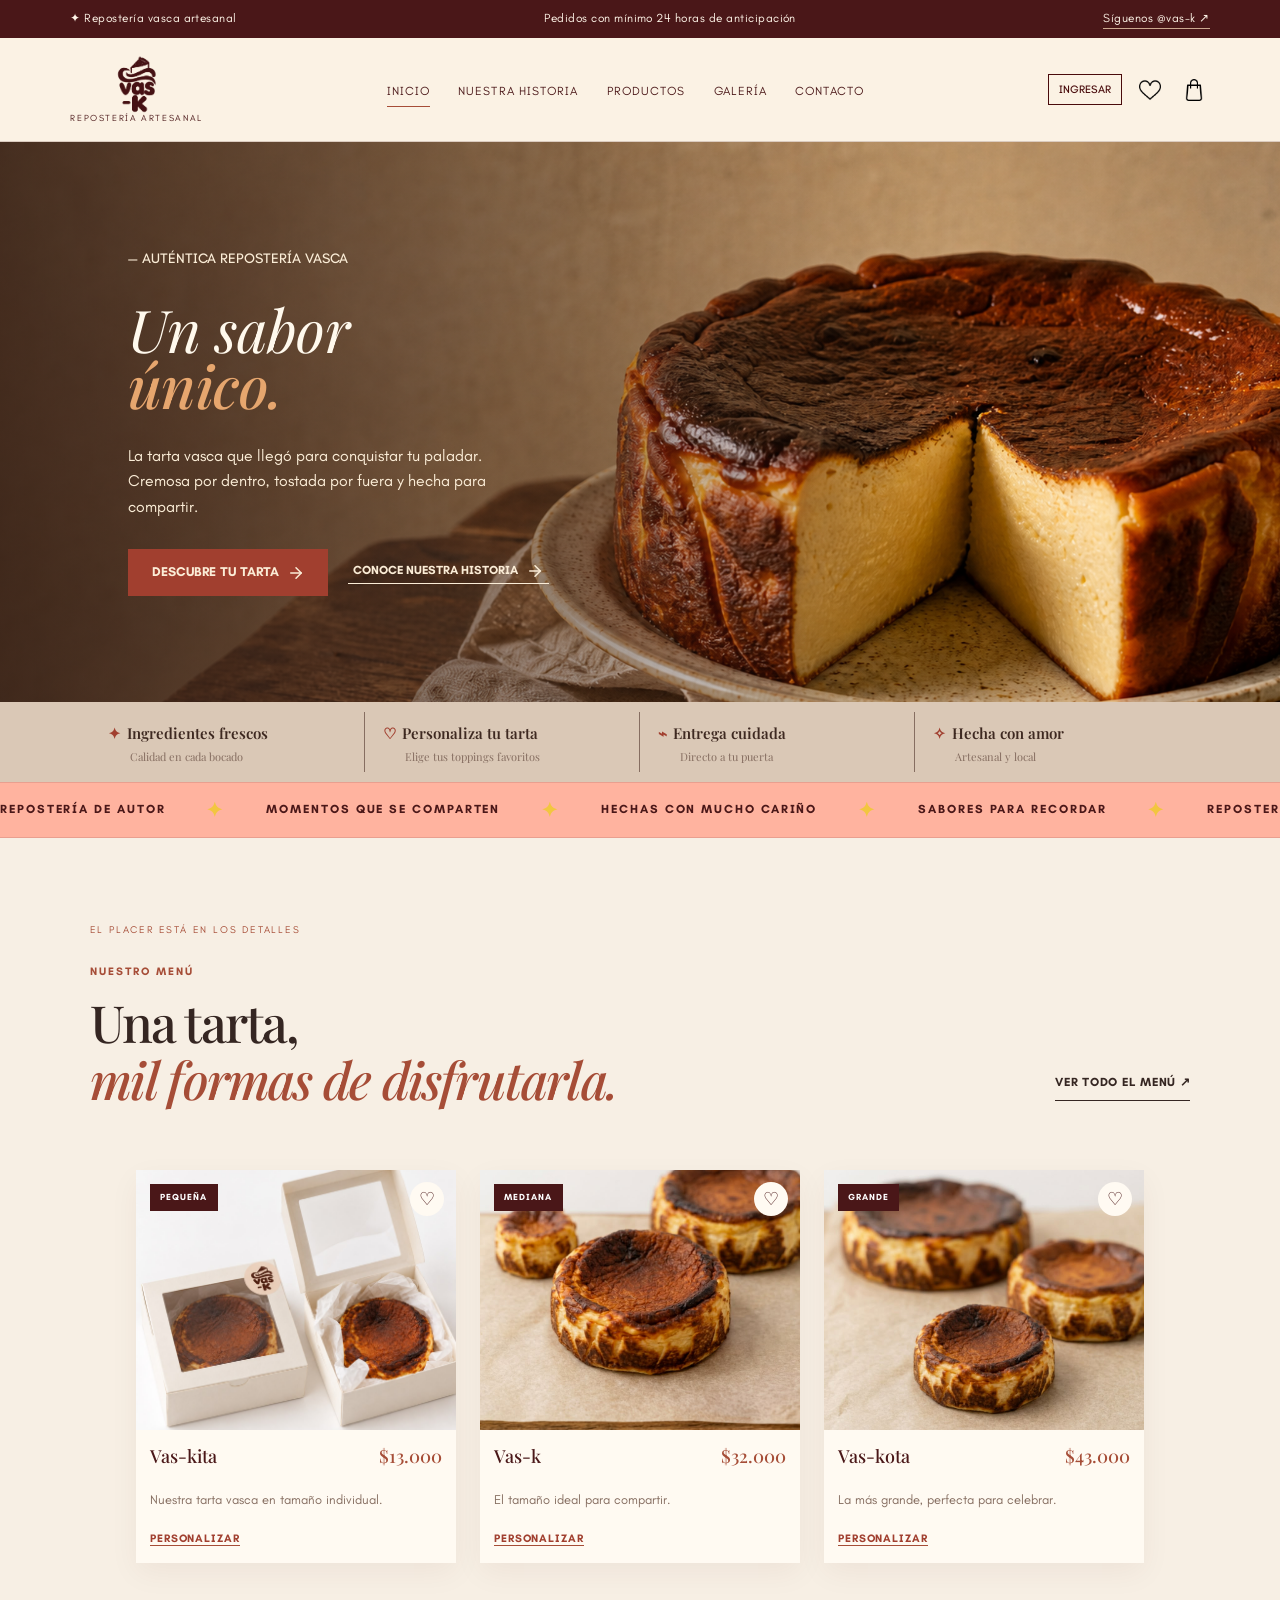
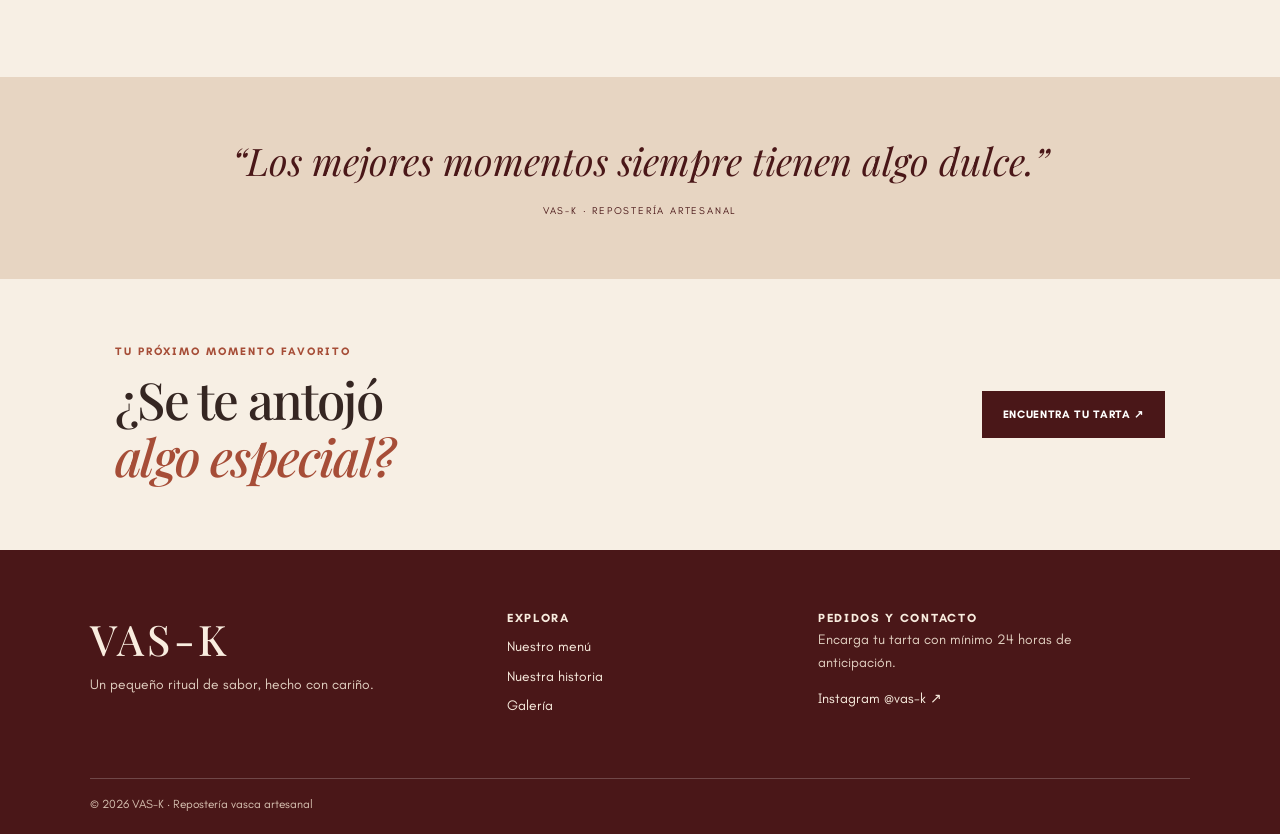
<file: index.html>
<!DOCTYPE html>
<html lang="es">
<head>
  <meta charset="UTF-8"><meta name="viewport" content="width=device-width, initial-scale=1.0">
  <meta name="theme-color" content="#4a1718">
  <meta name="description" content="VAS-K, repostería vasca artesanal. Tartas cremosas, tostadas y personalizables, hechas con dedicación.">
  <link rel="preconnect" href="https://fonts.googleapis.com"><link rel="preconnect" href="https://fonts.gstatic.com" crossorigin>
  <link href="https://fonts.googleapis.com/css2?family=Playfair+Display:ital,wght@0,400;0,500;0,600;0,700;1,500;1,600&family=Teachers:wght@400;500;600;700&display=swap" rel="stylesheet">
  <link rel="stylesheet" href="css/header-footer.css"><link rel="stylesheet" href="css/index.css"><link rel="stylesheet" href="css/app.css">
  <script src="js/app.js" defer></script><title>Inicio | VAS-K</title>
</head>
<body>
<a class="skip-link" href="#contenido">Saltar al contenido</a>
<header class="site-header">
  <div class="announcement"><span>✦ Repostería vasca artesanal</span><span>Pedidos con mínimo 24 horas de anticipación</span><a href="https://www.instagram.com/vas-k/" target="_blank" rel="noopener">Síguenos @vas-k ↗</a></div>
  <div class="nav-wrap">
    <a class="brand" href="index.html" aria-label="VAS-K, inicio"><img src="img/logos_vas-k-removebg-preview.png" alt="Logo VAS-K"><span class="brand-caption">REPOSTERÍA ARTESANAL</span></a>
    <nav aria-label="Navegación principal"><ul>
      <li><a href="index.html" aria-current="page">Inicio</a></li><li><a href="historia.html" >Nuestra historia</a></li><li><a href="productos.html" >Productos</a></li><li><a href="galeria.html" >Galería</a></li><li><a href="contacto.html" >Contacto</a></li>
    </ul></nav>
    <div class="compras"><img src="img/me-gusta.png" alt=""><img src="img/bolso.png" alt=""></div>
  </div>
</header>
<main id="contenido">
<section class="banner">
  <div class="texto-banner">
    <div class="autentica"><p>&#8212; AUTÉNTICA REPOSTERÍA VASCA</p></div>
    <div class="sabor"><h1>Un sabor <br> <em>único.</em></h1></div>
    <div class="tarta">La tarta vasca que llegó para conquistar tu paladar. Cremosa por dentro, tostada por fuera y hecha para compartir.</div>
    <div class="botones">
      <a href="productos.html" class="descubre"><b>DESCUBRE TU TARTA</b><svg xmlns="http://www.w3.org/2000/svg" width="18" height="18" viewBox="0 0 24 24" fill="none" stroke="currentColor" stroke-width="2" stroke-linecap="round" stroke-linejoin="round" aria-hidden="true"><path d="M5 12h14"></path><path d="m12 5 7 7-7 7"></path></svg></a>
      <a href="historia.html" class="conoce"><b>CONOCE NUESTRA HISTORIA</b><svg xmlns="http://www.w3.org/2000/svg" width="18" height="18" viewBox="0 0 24 24" fill="none" stroke="currentColor" stroke-width="2" stroke-linecap="round" stroke-linejoin="round" aria-hidden="true"><path d="M5 12h14"></path><path d="m12 5 7 7-7 7"></path></svg></a>
    </div>
  </div>
  <div class="ingredientes">
    <div class="parteingredientes"><h2><b>✦</b>Ingredientes frescos</h2><p>Calidad en cada bocado</p></div>
    <div class="parteingredientes"><h2><b>♡</b>Personaliza tu tarta</h2><p>Elige tus toppings favoritos</p></div>
    <div class="parteingredientes"><h2><b>⌁</b>Entrega cuidada</h2><p>Directo a tu puerta</p></div>
    <div class="parteingredientes"><h2><b>✧</b>Hecha con amor</h2><p>Artesanal y local</p></div>
  </div>
</section><section class="vask-marquee" aria-label="La esencia de VAS-K"><div class="vask-marquee__track"><div class="vask-marquee__group"><span>REPOSTERÍA DE AUTOR</span><b>✦</b><span>MOMENTOS QUE SE COMPARTEN</span><b>✦</b><span>HECHAS CON MUCHO CARIÑO</span><b>✦</b><span>SABORES PARA RECORDAR</span><b>✦</b></div><div class="vask-marquee__group" aria-hidden="true"><span>REPOSTERÍA DE AUTOR</span><b>✦</b><span>MOMENTOS QUE SE COMPARTEN</span><b>✦</b><span>HECHAS CON MUCHO CARIÑO</span><b>✦</b><span>SABORES PARA RECORDAR</span><b>✦</b></div></div></section><section class="section menu-preview"><div class="section-kicker">EL PLACER ESTÁ EN LOS DETALLES</div><div class="section-heading"><div><p class="eyebrow dark">NUESTRO MENÚ</p><h2>Una tarta,<br><em>mil formas de disfrutarla.</em></h2></div><a class="text-link botonformas" href="productos.html">Ver todo el menú ↗</a></div><div class="productos" aria-label="Catálogo de tartas"></div></section><section class="quote-band"><p>“Los mejores momentos siempre tienen algo dulce.”</p><span>VAS-K · REPOSTERÍA ARTESANAL</span></section><section class="closing-cta"><div><p class="eyebrow dark">TU PRÓXIMO MOMENTO FAVORITO</p><h2>¿Se te antojó<br><em>algo especial?</em></h2></div><a class="button button-dark" href="productos.html">Encuentra tu tarta ↗</a></section></main><footer class="site-footer"><div class="footer-brand"><a href="index.html">VAS-K</a><p>Un pequeño ritual de sabor, hecho con cariño.</p></div><div><strong>Explora</strong><a href="productos.html">Nuestro menú</a><a href="historia.html">Nuestra historia</a><a href="galeria.html">Galería</a></div><div><strong>Pedidos y contacto</strong><p>Encarga tu tarta con mínimo 24 horas de anticipación.</p><a href="https://www.instagram.com/vas-k/" target="_blank" rel="noopener">Instagram @vas-k ↗</a></div><div class="copyright">© 2026 VAS-K · Repostería vasca artesanal</div></footer>
</body></html>
</file>
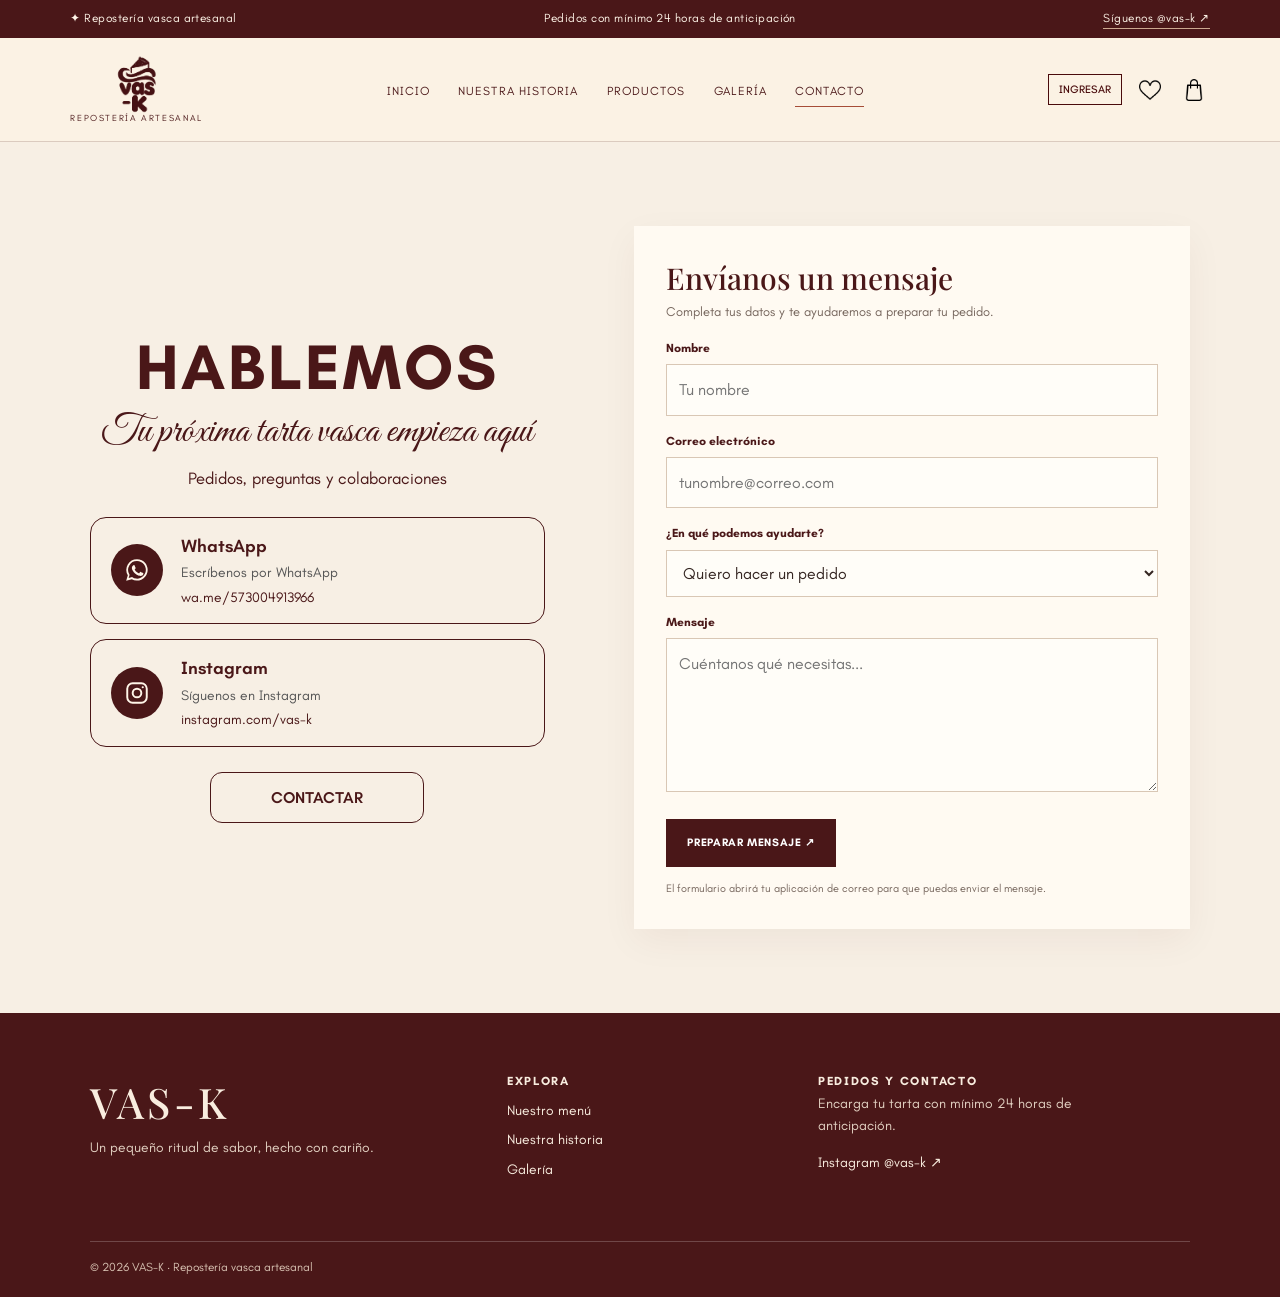
<file: contacto.html>
<!DOCTYPE html>
<html lang="es">
<head>
  <meta charset="UTF-8"><meta name="viewport" content="width=device-width, initial-scale=1.0">
  <meta name="theme-color" content="#4a1718">
  <meta name="description" content="VAS-K, repostería vasca artesanal. Tartas cremosas, tostadas y personalizables, hechas con dedicación.">
  <link rel="preconnect" href="https://fonts.googleapis.com"><link rel="preconnect" href="https://fonts.gstatic.com" crossorigin>
  <link href="https://fonts.googleapis.com/css2?family=Playfair+Display:ital,wght@0,400;0,500;0,600;0,700;1,500;1,600&family=Great+Vibes&family=Teachers:wght@400;500;600;700&display=swap" rel="stylesheet">
  <link rel="stylesheet" href="css/header-footer.css"><link rel="stylesheet" href="css/contacto.css"><link rel="stylesheet" href="css/app.css">
  <script src="js/app.js" defer></script><title>Contacto | VAS-K</title>
</head>
<body>
<a class="skip-link" href="#contenido">Saltar al contenido</a>
<header class="site-header">
  <div class="announcement"><span>✦ Repostería vasca artesanal</span><span>Pedidos con mínimo 24 horas de anticipación</span><a href="https://www.instagram.com/vas-k/" target="_blank" rel="noopener">Síguenos @vas-k ↗</a></div>
  <div class="nav-wrap">
    <a class="brand" href="index.html" aria-label="VAS-K, inicio"><img src="img/logos_vas-k-removebg-preview.png" alt="Logo VAS-K"><span class="brand-caption">REPOSTERÍA ARTESANAL</span></a>
    <nav aria-label="Navegación principal"><ul>
      <li><a href="index.html" >Inicio</a></li><li><a href="historia.html" >Nuestra historia</a></li><li><a href="productos.html" >Productos</a></li><li><a href="galeria.html" >Galería</a></li><li><a href="contacto.html" aria-current="page">Contacto</a></li>
    </ul></nav>
    <div class="compras"><img src="img/me-gusta.png" alt=""><img src="img/bolso.png" alt=""></div>
  </div>
</header>
<main id="contenido"><section class="contacto-container"><div class="contacto-wrapper"><div class="contacto-info">
  <h1>HABLEMOS</h1>
  <p class="subtitulo">Tu próxima tarta vasca empieza aquí</p>
  <p class="descripcion">Pedidos, preguntas y colaboraciones</p>
  <div class="tarjetas-contacto">
    <a href="https://wa.me/573004913966" target="_blank" rel="noopener" class="tarjeta-opcion">
      <div class="icono-box"><svg viewBox="0 0 24 24" width="26" height="26" fill="currentColor" aria-hidden="true"><path d="M12.04 2a9.9 9.9 0 0 0-8.5 14.9L2 22l5.25-1.38A9.9 9.9 0 1 0 12.04 2Zm0 1.8a8.1 8.1 0 1 1-4.3 14.96l-.3-.19-3.1.82.83-3.03-.2-.31A8.1 8.1 0 0 1 12.04 3.8Zm-3.2 3.9c-.17 0-.45.06-.69.32-.24.26-.9.88-.9 2.15s.92 2.5 1.05 2.67c.13.17 1.8 2.87 4.47 3.9 2.2.87 2.65.7 3.13.65.48-.04 1.55-.63 1.77-1.24.22-.6.22-1.13.15-1.24-.06-.11-.24-.17-.5-.3-.27-.13-1.55-.77-1.8-.86-.24-.09-.41-.13-.59.13-.17.26-.68.86-.83 1.03-.15.18-.31.2-.57.07-.27-.13-1.12-.41-2.13-1.31-.78-.7-1.31-1.56-1.47-1.82-.15-.26-.02-.4.12-.53.12-.12.26-.31.4-.46.13-.16.17-.27.26-.44.09-.18.04-.33-.02-.46-.07-.13-.6-1.45-.83-1.98-.2-.47-.4-.5-.59-.5Z"/></svg></div>
      <div class="texto-box"><h3>WhatsApp</h3><p>Escríbenos por WhatsApp</p><span class="link-text">wa.me/573004913966</span></div>
    </a>
    <a href="https://instagram.com/vas-k" target="_blank" rel="noopener" class="tarjeta-opcion">
      <div class="icono-box"><svg viewBox="0 0 24 24" width="26" height="26" fill="none" stroke="currentColor" stroke-width="1.8" stroke-linecap="round" stroke-linejoin="round" aria-hidden="true"><rect x="3" y="3" width="18" height="18" rx="5"/><circle cx="12" cy="12" r="4"/><circle cx="17.3" cy="6.7" r="1" fill="currentColor" stroke="none"/></svg></div>
      <div class="texto-box"><h3>Instagram</h3><p>Síguenos en Instagram</p><span class="link-text">instagram.com/vas-k</span></div>
    </a>
  </div>
  <a href="https://wa.me/573004913966" target="_blank" rel="noopener" class="btn-contactar">CONTACTAR</a>
</div><form class="contact-form" id="contact-form"><h3>Envíanos un mensaje</h3><p>Completa tus datos y te ayudaremos a preparar tu pedido.</p><label for="nombre">Nombre</label><input id="nombre" name="nombre" autocomplete="name" required placeholder="Tu nombre"><label for="correo">Correo electrónico</label><input id="correo" name="correo" type="email" autocomplete="email" required placeholder="tunombre@correo.com"><label for="tema">¿En qué podemos ayudarte?</label><select id="tema" name="tema"><option>Quiero hacer un pedido</option><option>Quiero personalizar una tarta</option><option>Consulta general</option></select><label for="mensaje">Mensaje</label><textarea id="mensaje" name="mensaje" rows="5" required placeholder="Cuéntanos qué necesitas..."></textarea><button class="button button-dark" type="submit">Preparar mensaje ↗</button><p class="form-note" id="form-note" aria-live="polite">El formulario abrirá tu aplicación de correo para que puedas enviar el mensaje.</p></form></div></section></main><script>
document.getElementById('contact-form')?.addEventListener('submit', function (e) {
  e.preventDefault();
  const d = new FormData(this);
  const asunto = encodeURIComponent('Consulta VAS-K: ' + d.get('tema'));
  const cuerpo = encodeURIComponent(
    'Nombre: ' + d.get('nombre') + '\n' +
    'Correo: ' + d.get('correo') + '\n' +
    'Tema: ' + d.get('tema') + '\n\n' +
    'Mensaje:\n' + d.get('mensaje'));
  document.getElementById('form-note').textContent =
    'Se abrirá tu aplicación de correo. Si no tienes una configurada, escríbenos por WhatsApp o Instagram @vas-k.';
  window.location.href = 'mailto:?subject=' + asunto + '&body=' + cuerpo;
});
</script><footer class="site-footer"><div class="footer-brand"><a href="index.html">VAS-K</a><p>Un pequeño ritual de sabor, hecho con cariño.</p></div><div><strong>Explora</strong><a href="productos.html">Nuestro menú</a><a href="historia.html">Nuestra historia</a><a href="galeria.html">Galería</a></div><div><strong>Pedidos y contacto</strong><p>Encarga tu tarta con mínimo 24 horas de anticipación.</p><a href="https://www.instagram.com/vas-k/" target="_blank" rel="noopener">Instagram @vas-k ↗</a></div><div class="copyright">© 2026 VAS-K · Repostería vasca artesanal</div></footer>
</body></html>
</file>
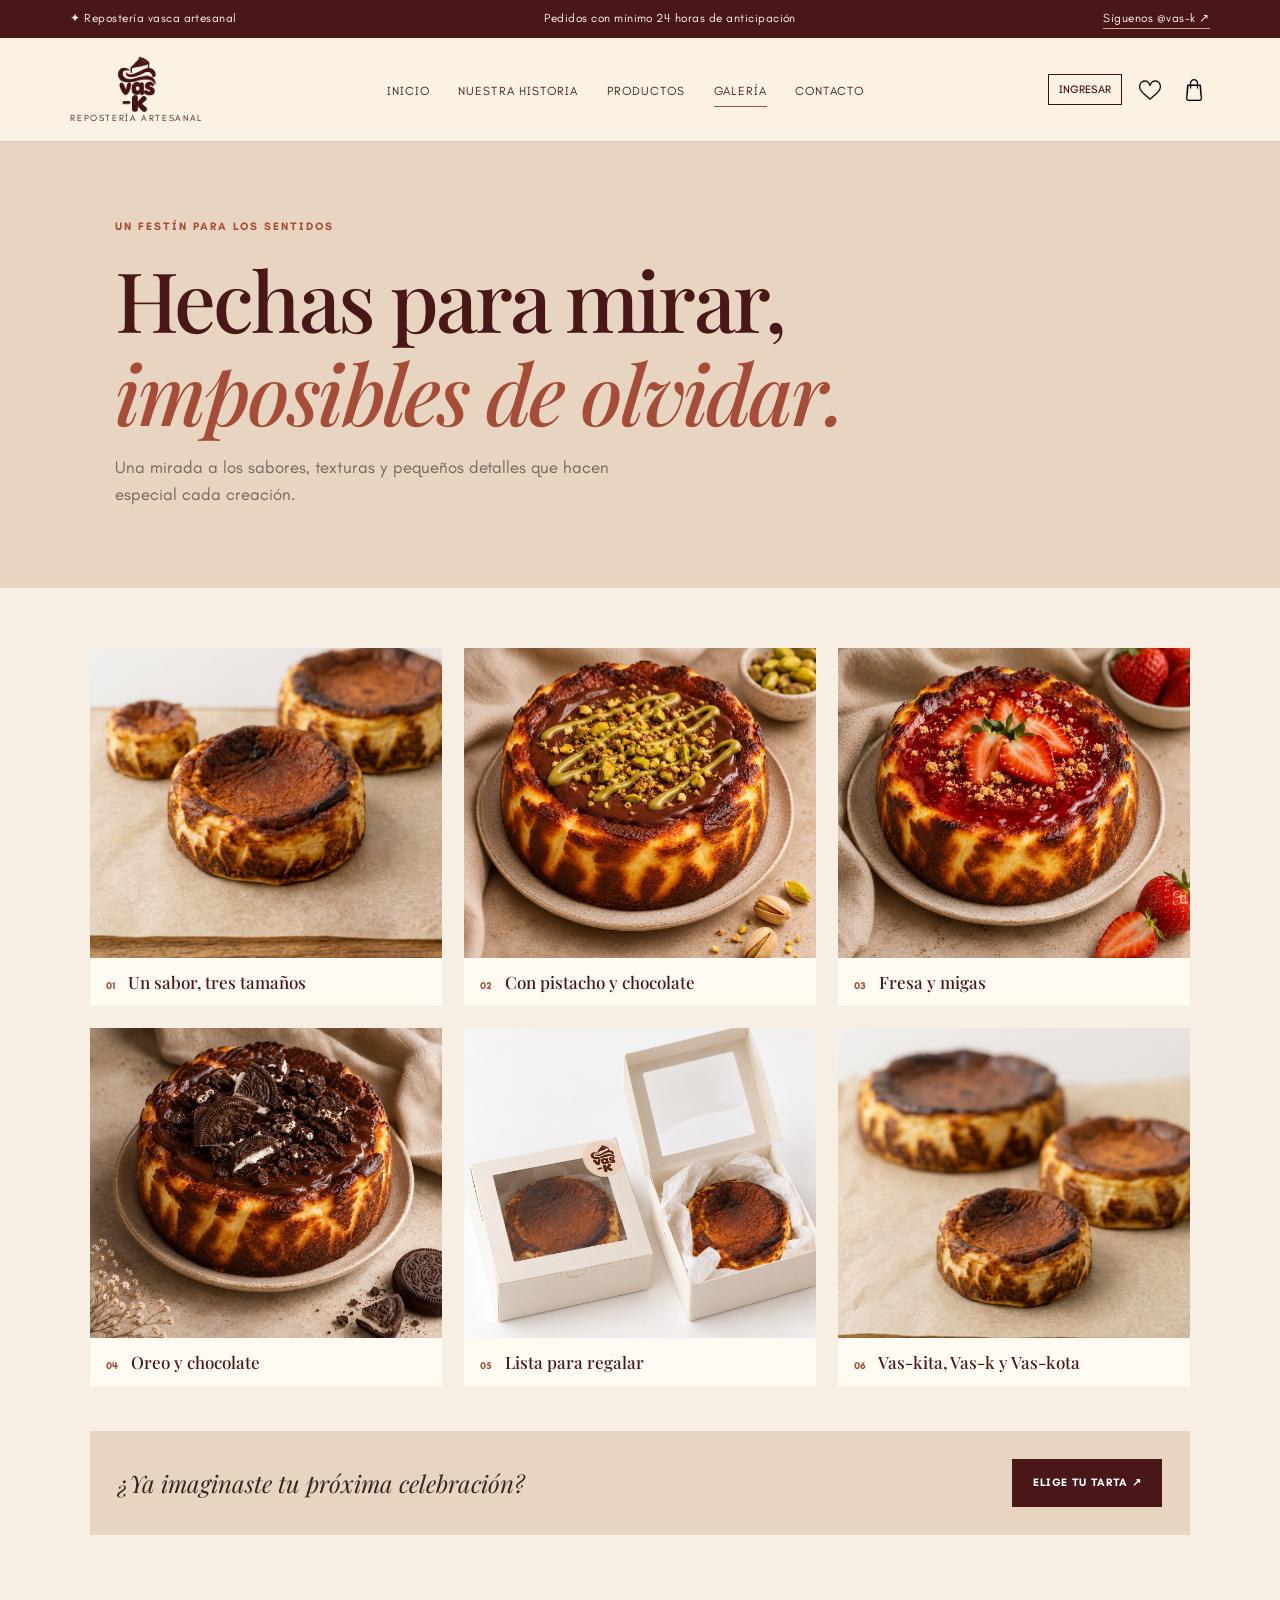
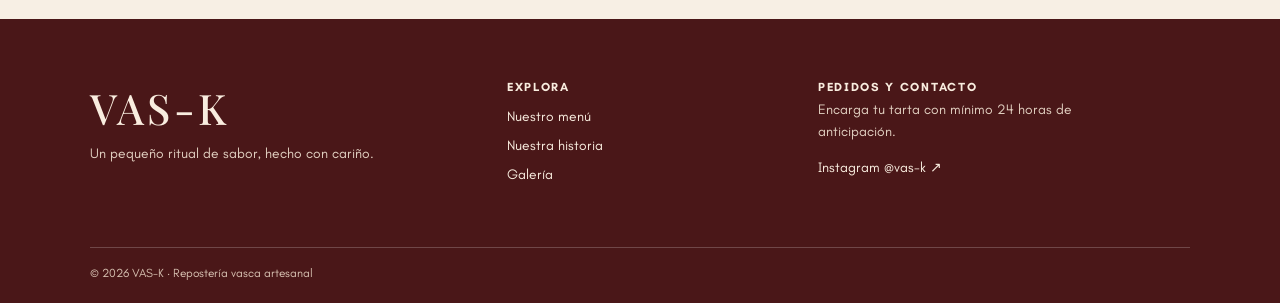
<file: galeria.html>
<!DOCTYPE html>
<html lang="es">
<head>
  <meta charset="UTF-8"><meta name="viewport" content="width=device-width, initial-scale=1.0">
  <meta name="theme-color" content="#4a1718">
  <meta name="description" content="VAS-K, repostería vasca artesanal. Tartas cremosas, tostadas y personalizables, hechas con dedicación.">
  <link rel="preconnect" href="https://fonts.googleapis.com"><link rel="preconnect" href="https://fonts.gstatic.com" crossorigin>
  <link href="https://fonts.googleapis.com/css2?family=Playfair+Display:ital,wght@0,400;0,500;0,600;0,700;1,500;1,600&family=Teachers:wght@400;500;600;700&display=swap" rel="stylesheet">
  <link rel="stylesheet" href="css/header-footer.css"><link rel="stylesheet" href="css/galeria.css"><link rel="stylesheet" href="css/app.css">
  <script src="js/app.js" defer></script><title>Galería | VAS-K</title>
</head>
<body>
<a class="skip-link" href="#contenido">Saltar al contenido</a>
<header class="site-header">
  <div class="announcement"><span>✦ Repostería vasca artesanal</span><span>Pedidos con mínimo 24 horas de anticipación</span><a href="https://www.instagram.com/vas-k/" target="_blank" rel="noopener">Síguenos @vas-k ↗</a></div>
  <div class="nav-wrap">
    <a class="brand" href="index.html" aria-label="VAS-K, inicio"><img src="img/logos_vas-k-removebg-preview.png" alt="Logo VAS-K"><span class="brand-caption">REPOSTERÍA ARTESANAL</span></a>
    <nav aria-label="Navegación principal"><ul>
      <li><a href="index.html" >Inicio</a></li><li><a href="historia.html" >Nuestra historia</a></li><li><a href="productos.html" >Productos</a></li><li><a href="galeria.html" aria-current="page">Galería</a></li><li><a href="contacto.html" >Contacto</a></li>
    </ul></nav>
    <div class="compras"><img src="img/me-gusta.png" alt=""><img src="img/bolso.png" alt=""></div>
  </div>
</header>
<main id="contenido"><section class="page-hero gallery-hero"><p class="eyebrow">UN FESTÍN PARA LOS SENTIDOS</p><h1>Hechas para mirar,<br><em>imposibles de olvidar.</em></h1><p>Una mirada a los sabores, texturas y pequeños detalles que hacen especial cada creación.</p></section><section class="section gallery-section"><div class="gallery-grid"><figure><img src="img/tartas-tres-tamanos-1.jpg" alt="Tarta vasca VAS-K en tres tamaños"><figcaption><span>01</span> Un sabor, tres tamaños</figcaption></figure><figure><img src="img/tarta-pistacho.jpg" alt="Tarta vasca con pistacho y chocolate"><figcaption><span>02</span> Con pistacho y chocolate</figcaption></figure><figure><img src="img/tarta-fresa.jpg" alt="Tarta vasca de fresa y migas"><figcaption><span>03</span> Fresa y migas</figcaption></figure><figure><img src="img/tarta-oreo.jpg" alt="Tarta vasca con Oreo y chocolate"><figcaption><span>04</span> Oreo y chocolate</figcaption></figure><figure><img src="img/tarta-en-caja.jpg" alt="Tarta vasca VAS-K lista para regalar en su caja"><figcaption><span>05</span> Lista para regalar</figcaption></figure><figure><img src="img/tartas-tres-tamanos-2.jpg" alt="Vas-kita, Vas-k y Vas-kota"><figcaption><span>06</span> Vas-kita, Vas-k y Vas-kota</figcaption></figure></div><div class="gallery-cta"><p>¿Ya imaginaste tu próxima celebración?</p><a class="button button-dark" href="productos.html">Elige tu tarta ↗</a></div></section></main><footer class="site-footer"><div class="footer-brand"><a href="index.html">VAS-K</a><p>Un pequeño ritual de sabor, hecho con cariño.</p></div><div><strong>Explora</strong><a href="productos.html">Nuestro menú</a><a href="historia.html">Nuestra historia</a><a href="galeria.html">Galería</a></div><div><strong>Pedidos y contacto</strong><p>Encarga tu tarta con mínimo 24 horas de anticipación.</p><a href="https://www.instagram.com/vas-k/" target="_blank" rel="noopener">Instagram @vas-k ↗</a></div><div class="copyright">© 2026 VAS-K · Repostería vasca artesanal</div></footer>
</body></html>
</file>
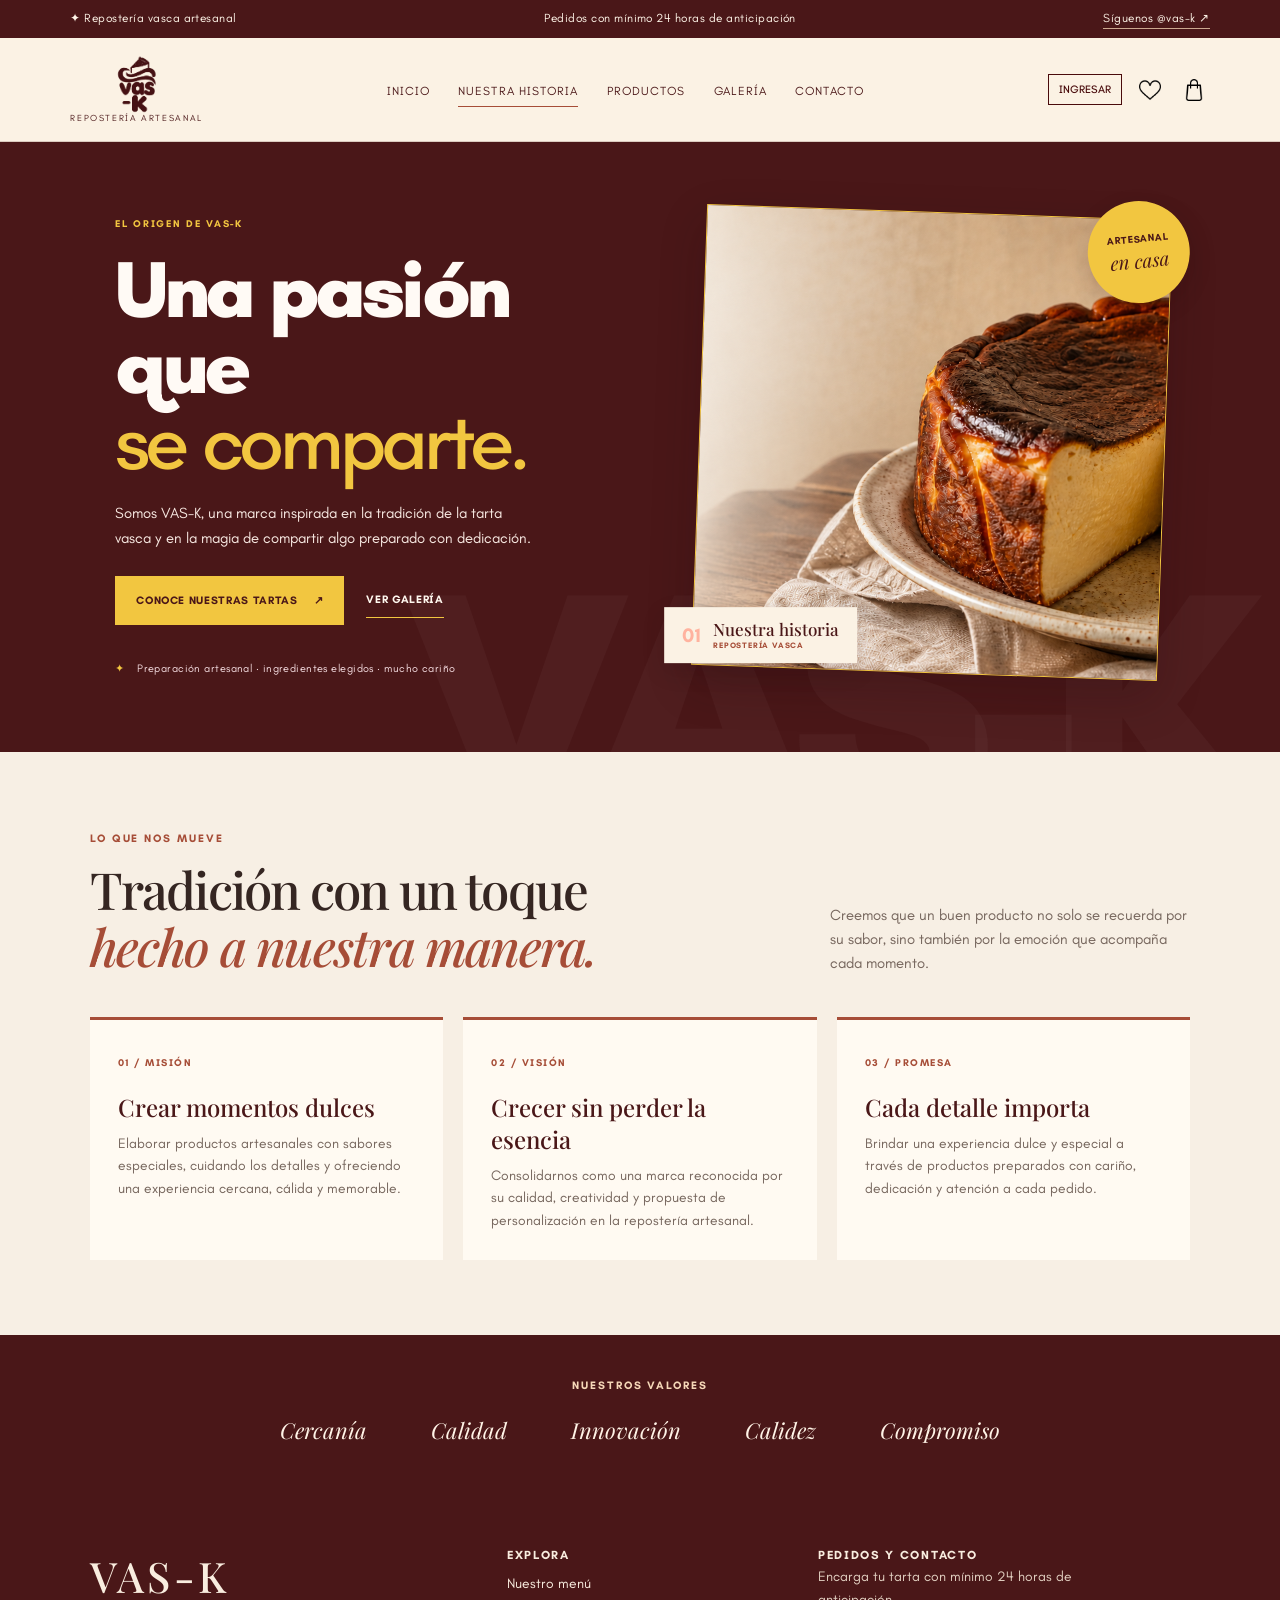
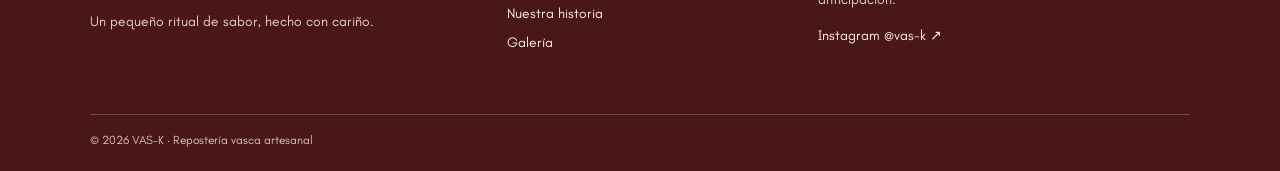
<file: historia.html>
<!DOCTYPE html>
<html lang="es">
<head>
  <meta charset="UTF-8"><meta name="viewport" content="width=device-width, initial-scale=1.0">
  <meta name="theme-color" content="#4a1718">
  <meta name="description" content="VAS-K, repostería vasca artesanal. Tartas cremosas, tostadas y personalizables, hechas con dedicación.">
  <link rel="preconnect" href="https://fonts.googleapis.com"><link rel="preconnect" href="https://fonts.gstatic.com" crossorigin>
  <link href="https://fonts.googleapis.com/css2?family=Playfair+Display:ital,wght@0,400;0,500;0,600;0,700;1,500;1,600&family=Teachers:wght@400;500;600;700&display=swap" rel="stylesheet">
  <link rel="stylesheet" href="css/header-footer.css"><link rel="stylesheet" href="css/historia.css"><link rel="stylesheet" href="css/app.css">
  <script src="js/app.js" defer></script><title>Nuestra historia | VAS-K</title>
</head>
<body>
<a class="skip-link" href="#contenido">Saltar al contenido</a>
<header class="site-header">
  <div class="announcement"><span>✦ Repostería vasca artesanal</span><span>Pedidos con mínimo 24 horas de anticipación</span><a href="https://www.instagram.com/vas-k/" target="_blank" rel="noopener">Síguenos @vas-k ↗</a></div>
  <div class="nav-wrap">
    <a class="brand" href="index.html" aria-label="VAS-K, inicio"><img src="img/logos_vas-k-removebg-preview.png" alt="Logo VAS-K"><span class="brand-caption">REPOSTERÍA ARTESANAL</span></a>
    <nav aria-label="Navegación principal"><ul>
      <li><a href="index.html" >Inicio</a></li><li><a href="historia.html" aria-current="page">Nuestra historia</a></li><li><a href="productos.html" >Productos</a></li><li><a href="galeria.html" >Galería</a></li><li><a href="contacto.html" >Contacto</a></li>
    </ul></nav>
    <div class="compras"><img src="img/me-gusta.png" alt=""><img src="img/bolso.png" alt=""></div>
  </div>
</header>
<main id="contenido"><section class="hero hero-editorial">
  <div class="hero-copy">
    <p class="eyebrow">EL ORIGEN DE VAS-K</p>
    <h1>Una pasión<br>que<br><em>se comparte.</em></h1>
    <p class="hero-text">Somos VAS-K, una marca inspirada en la tradición de la tarta vasca y en la magia de compartir algo preparado con dedicación.</p>
    <div class="hero-actions">
      <a class="button button-primary" href="productos.html">Conoce nuestras tartas <span>↗</span></a>
      <a class="text-link" href="galeria.html">Ver galería</a>
    </div>
    <div class="hero-note"><span>✦</span> Preparación artesanal · ingredientes elegidos · mucho cariño</div>
  </div>
  <div class="hero-visual">
    <img src="img/fondohistoria (2).png" alt="El universo artesanal de VAS-K">
    <div class="hero-stamp"><strong>ARTESANAL</strong><em>en casa</em></div>
    <div class="hero-product-label"><strong>01</strong><span>Nuestra historia<small>REPOSTERÍA VASCA</small></span></div>
  </div>
  <div class="hero-watermark" aria-hidden="true">VAS-K</div>
</section><section class="section story-values"><div class="section-heading"><div><p class="eyebrow dark">LO QUE NOS MUEVE</p><h2>Tradición con un toque<br><em>hecho a nuestra manera.</em></h2></div><p class="section-intro">Creemos que un buen producto no solo se recuerda por su sabor, sino también por la emoción que acompaña cada momento.</p></div><div class="mission-grid"><article><span>01 / MISIÓN</span><h3>Crear momentos dulces</h3><p>Elaborar productos artesanales con sabores especiales, cuidando los detalles y ofreciendo una experiencia cercana, cálida y memorable.</p></article><article><span>02 / VISIÓN</span><h3>Crecer sin perder la esencia</h3><p>Consolidarnos como una marca reconocida por su calidad, creatividad y propuesta de personalización en la repostería artesanal.</p></article><article><span>03 / PROMESA</span><h3>Cada detalle importa</h3><p>Brindar una experiencia dulce y especial a través de productos preparados con cariño, dedicación y atención a cada pedido.</p></article></div></section><section class="values-strip"><p class="eyebrow">NUESTROS VALORES</p><div><span>Cercanía</span><span>Calidad</span><span>Innovación</span><span>Calidez</span><span>Compromiso</span></div></section></main><footer class="site-footer"><div class="footer-brand"><a href="index.html">VAS-K</a><p>Un pequeño ritual de sabor, hecho con cariño.</p></div><div><strong>Explora</strong><a href="productos.html">Nuestro menú</a><a href="historia.html">Nuestra historia</a><a href="galeria.html">Galería</a></div><div><strong>Pedidos y contacto</strong><p>Encarga tu tarta con mínimo 24 horas de anticipación.</p><a href="https://www.instagram.com/vas-k/" target="_blank" rel="noopener">Instagram @vas-k ↗</a></div><div class="copyright">© 2026 VAS-K · Repostería vasca artesanal</div></footer>
</body></html>
</file>
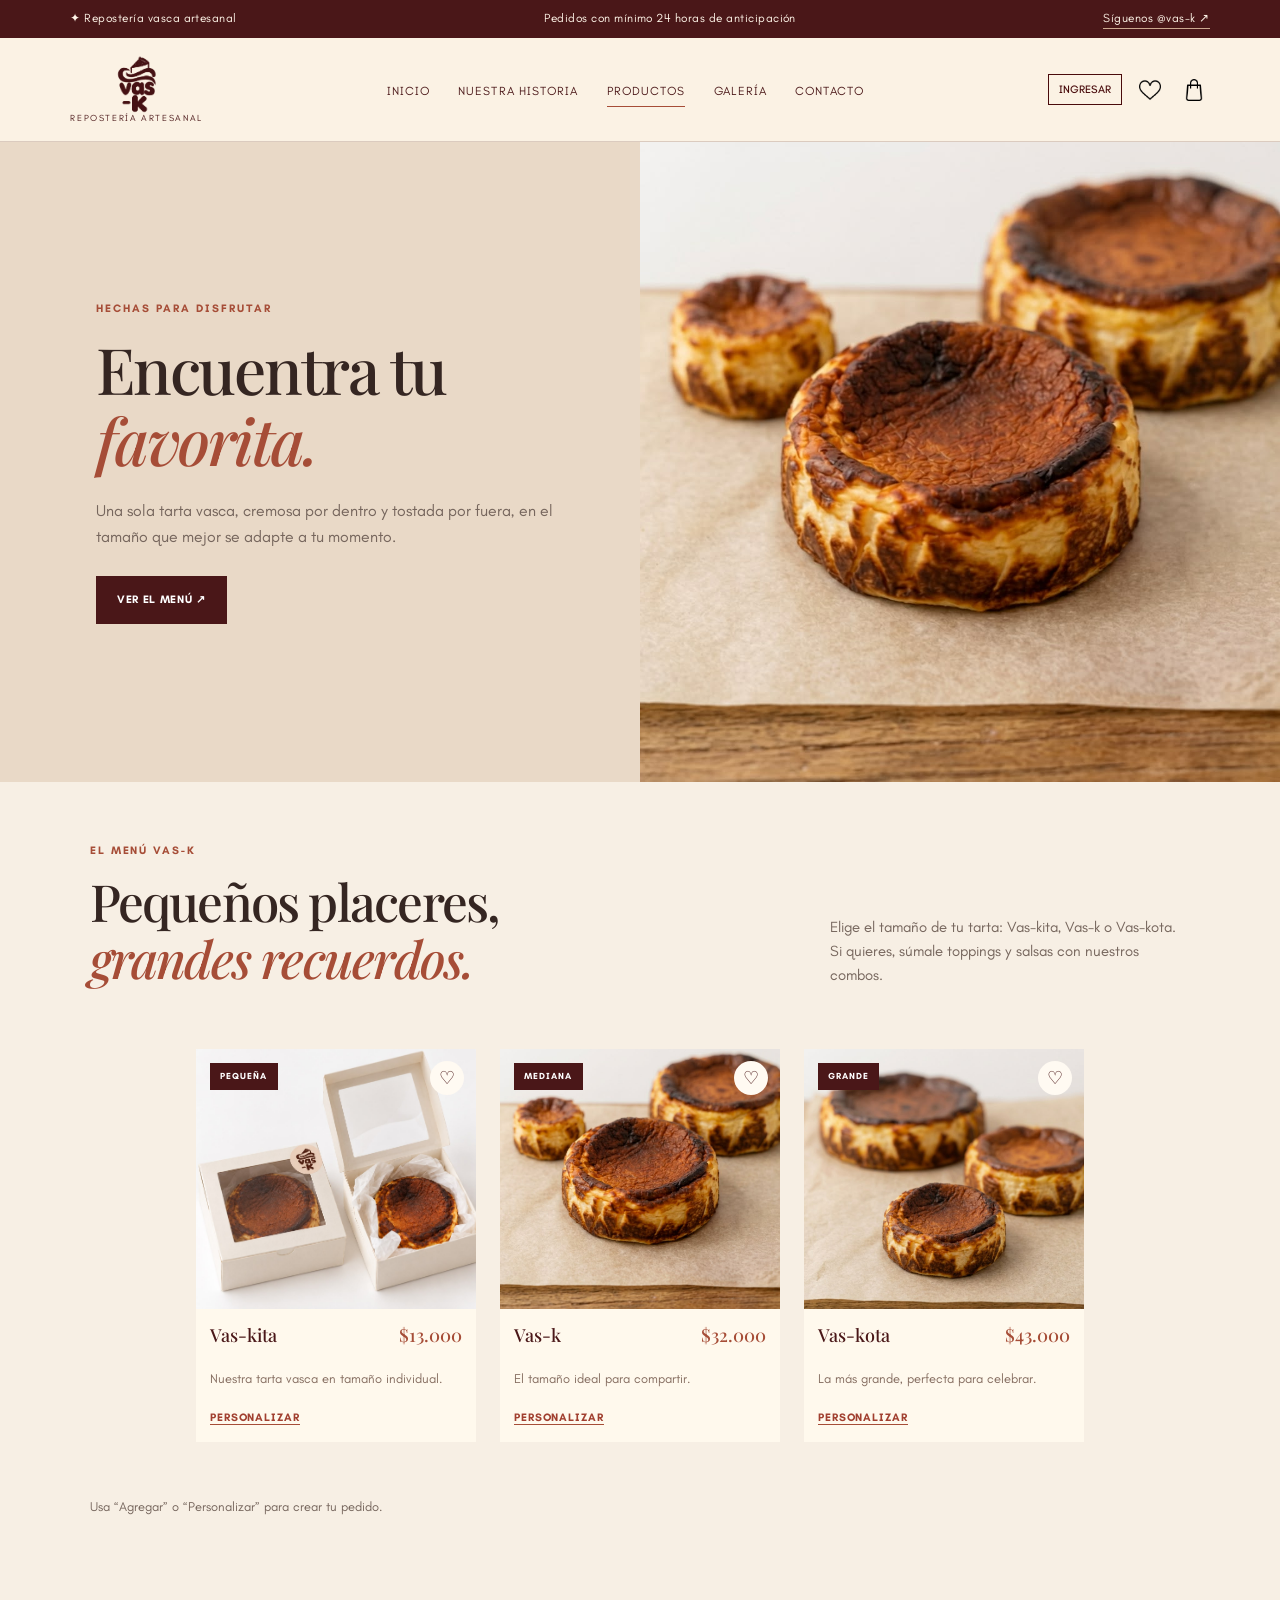
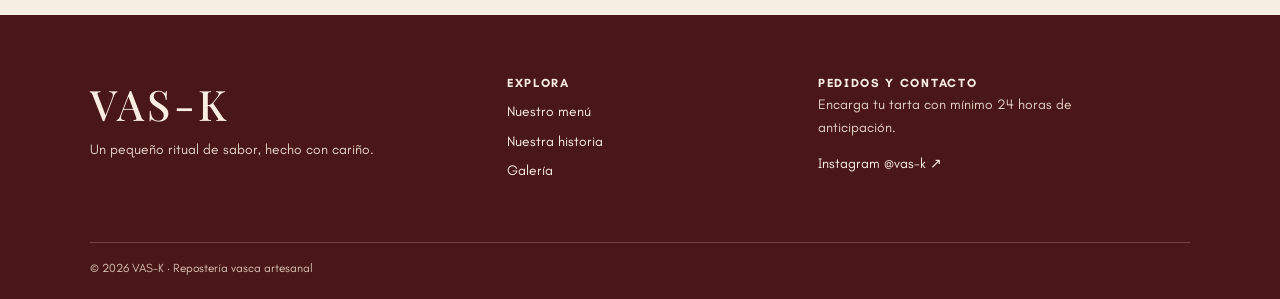
<file: productos.html>
<!DOCTYPE html>
<html lang="es">
<head>
  <meta charset="UTF-8"><meta name="viewport" content="width=device-width, initial-scale=1.0">
  <meta name="theme-color" content="#4a1718">
  <meta name="description" content="VAS-K, repostería vasca artesanal. Tartas cremosas, tostadas y personalizables, hechas con dedicación.">
  <link rel="preconnect" href="https://fonts.googleapis.com"><link rel="preconnect" href="https://fonts.gstatic.com" crossorigin>
  <link href="https://fonts.googleapis.com/css2?family=Playfair+Display:ital,wght@0,400;0,500;0,600;0,700;1,500;1,600&family=Teachers:wght@400;500;600;700&display=swap" rel="stylesheet">
  <link rel="stylesheet" href="css/header-footer.css"><link rel="stylesheet" href="css/productos.css"><link rel="stylesheet" href="css/app.css">
  <script src="js/app.js" defer></script><title>Productos | VAS-K</title>
</head>
<body>
<a class="skip-link" href="#contenido">Saltar al contenido</a>
<header class="site-header">
  <div class="announcement"><span>✦ Repostería vasca artesanal</span><span>Pedidos con mínimo 24 horas de anticipación</span><a href="https://www.instagram.com/vas-k/" target="_blank" rel="noopener">Síguenos @vas-k ↗</a></div>
  <div class="nav-wrap">
    <a class="brand" href="index.html" aria-label="VAS-K, inicio"><img src="img/logos_vas-k-removebg-preview.png" alt="Logo VAS-K"><span class="brand-caption">REPOSTERÍA ARTESANAL</span></a>
    <nav aria-label="Navegación principal"><ul>
      <li><a href="index.html" >Inicio</a></li><li><a href="historia.html" >Nuestra historia</a></li><li><a href="productos.html" aria-current="page">Productos</a></li><li><a href="galeria.html" >Galería</a></li><li><a href="contacto.html" >Contacto</a></li>
    </ul></nav>
    <div class="compras"><img src="img/me-gusta.png" alt=""><img src="img/bolso.png" alt=""></div>
  </div>
</header>
<main id="contenido"><section class="story-hero products-hero-split"><div class="story-copy"><p class="eyebrow dark">HECHAS PARA DISFRUTAR</p><h1>Encuentra tu<br><em>favorita.</em></h1><p>Una sola tarta vasca, cremosa por dentro y tostada por fuera, en el tamaño que mejor se adapte a tu momento.</p><a class="button button-dark" href="#menu">Ver el menú ↗</a></div><img src="img/tartas-tres-tamanos-1.jpg" alt="Tarta vasca VAS-K en sus tres tamaños"></section><section class="section catalog-section" id="menu"><div class="section-heading"><div><p class="eyebrow dark">EL MENÚ VAS-K</p><h2>Pequeños placeres,<br><em>grandes recuerdos.</em></h2></div><p class="section-intro">Elige el tamaño de tu tarta: Vas-kita, Vas-k o Vas-kota. Si quieres, súmale toppings y salsas con nuestros combos.</p></div><div class="produ" aria-label="Catálogo de productos"></div><p class="catalog-hint">Usa “Agregar” o “Personalizar” para crear tu pedido.</p></section></main><footer class="site-footer"><div class="footer-brand"><a href="index.html">VAS-K</a><p>Un pequeño ritual de sabor, hecho con cariño.</p></div><div><strong>Explora</strong><a href="productos.html">Nuestro menú</a><a href="historia.html">Nuestra historia</a><a href="galeria.html">Galería</a></div><div><strong>Pedidos y contacto</strong><p>Encarga tu tarta con mínimo 24 horas de anticipación.</p><a href="https://www.instagram.com/vas-k/" target="_blank" rel="noopener">Instagram @vas-k ↗</a></div><div class="copyright">© 2026 VAS-K · Repostería vasca artesanal</div></footer>
</body></html>
</file>
<file: css/header-footer.css>
@import url('https://fonts.googleapis.com/css2?family=Playfair+Display:ital,wght@0,400;0,500;0,600;0,700;1,500;1,600&family=Teachers:wght@400;500;600;700&display=swap');
:root{--wine:#4a1718;--wine2:#642526;--cream:#fbf2e4;--paper:#f7efe4;--sand:#e4d1bc;--terracotta:#a64d37;--ink:#352622;--muted:#76665d;--white:#fffdf8;--line:rgba(74,23,24,.18);--serif:'Playfair Display',Georgia,serif;--sans:'Teachers',Arial,sans-serif}
*{box-sizing:border-box}html{scroll-behavior:smooth}body{margin:0;background:var(--paper);color:var(--ink);font-family:var(--sans);font-size:16px;line-height:1.6}img{max-width:100%;display:block}a{color:inherit}button,input,textarea,select{font:inherit}a:focus-visible,button:focus-visible,input:focus-visible,textarea:focus-visible,select:focus-visible{outline:3px solid #d99a66;outline-offset:3px}.skip-link{position:absolute;top:-50px;left:12px;background:var(--white);padding:10px;z-index:1000}.skip-link:focus{top:12px}.announcement{min-height:38px;padding:7px 5.5%;background:var(--wine);color:#fff5e8;display:flex;justify-content:space-between;align-items:center;gap:20px;font-size:12px;letter-spacing:.04em}.announcement a{text-decoration:none;border-bottom:1px solid #cba88f}.nav-wrap{min-height:104px;padding:12px 5.5%;display:flex;align-items:center;justify-content:space-between;gap:24px;background:var(--cream);border-bottom:1px solid var(--line)}.brand{display:flex;flex-direction:column;align-items:center;text-decoration:none;min-width:130px}.brand img{width:105px;height:61px;object-fit:contain}.brand-caption{font-size:9px;letter-spacing:.18em;color:var(--wine);margin-top:-4px}.nav-wrap nav ul{display:flex;align-items:center;gap:clamp(12px,2.2vw,32px);list-style:none;padding:0;margin:0}.nav-wrap nav a{text-decoration:none;text-transform:uppercase;font-size:12px;letter-spacing:.09em;color:var(--wine);padding:8px 0;border-bottom:1px solid transparent}.nav-wrap nav a:hover,.nav-wrap nav a[aria-current=page]{border-color:var(--terracotta)}.compras{display:flex;align-items:center;gap:12px;margin:0!important;background:transparent!important}.compras img{width:23px;height:23px;object-fit:contain}.compras .vk-icono{padding:5px}.compras .vk-icono img{width:22px;height:22px}.compras .vk-cuenta{font-size:11px;padding:8px 10px}.site-footer{display:grid;grid-template-columns:1.4fr 1fr 1.4fr;gap:45px;padding:54px 7% 20px;background:var(--wine);color:#f9eddf}.site-footer a{display:block;width:max-content;max-width:100%;color:#f9eddf;text-decoration:none;margin:7px 0;font-size:14px}.site-footer a:hover{text-decoration:underline}.site-footer strong{font-size:12px;letter-spacing:.14em;text-transform:uppercase}.site-footer p{max-width:300px;font-size:14px;color:#e1cfc0}.footer-brand>a{font:500 42px var(--serif);letter-spacing:.08em}.copyright{grid-column:1/-1;border-top:1px solid #ffffff35;padding-top:16px;margin-top:8px;font-size:12px;color:#d7c1b1}.eyebrow{font-size:11px;font-weight:700;letter-spacing:.18em;text-transform:uppercase;color:#f6d8b8}.eyebrow.dark{color:var(--terracotta)}h1,h2,h3,p{margin-top:0}h1,h2{font-family:var(--serif);font-weight:500;line-height:1.12;letter-spacing:-.035em}h1{font-size:clamp(48px,6.5vw,86px)}h2{font-size:clamp(34px,4vw,52px)}h1 em,h2 em{font-weight:500;color:var(--terracotta)}.button{display:inline-flex;align-items:center;justify-content:center;gap:16px;padding:14px 20px;text-decoration:none;text-transform:uppercase;letter-spacing:.06em;font-size:11px;font-weight:700;border:1px solid transparent;transition:transform .2s,background .2s}.button:hover{transform:translateY(-2px)}.button-primary{background:var(--terracotta);color:white}.button-primary:hover{background:#873c2d}.button-dark{background:var(--wine);color:white}.button-dark:hover{background:var(--wine2)}.text-link{display:inline-block;text-decoration:none;font-size:12px;font-weight:700;text-transform:uppercase;letter-spacing:.06em;border-bottom:1px solid currentColor;padding:8px 0}.section{padding:84px 7%}.hero{position:relative;isolation:isolate;min-height:610px;display:flex;align-items:center;padding:70px 10%;background:#321b19 url('../img/Capturadepantalla2026-09-07150543_sin_texto.png') center/cover no-repeat;color:#fff8ef}.hero-shade{position:absolute;inset:0;background:linear-gradient(90deg,rgba(39,18,17,.88),rgba(39,18,17,.52) 43%,rgba(39,18,17,.06));z-index:-1}.hero-copy{max-width:550px}.hero h1{margin:18px 0 22px}.hero h1 em{color:#e9b584}.hero-text{max-width:420px;color:#f2e3d5;font-size:17px}.hero-actions{display:flex;align-items:center;gap:25px;flex-wrap:wrap;margin-top:28px}.hero-note{margin-top:45px;color:#efdfd0;font-size:12px;letter-spacing:.04em}.hero-note span{color:#e9b584;margin-right:9px}.hero-label{position:absolute;right:8%;bottom:50px;border-left:1px solid #eed6bd;padding-left:18px;font-size:10px;letter-spacing:.15em}.hero-label em{font:italic 22px var(--serif);letter-spacing:0;color:#f0c69d}.qualities{display:grid;grid-template-columns:repeat(4,1fr);background:#e7d5c2;padding:25px 7%;gap:24px}.qualities article{display:flex;gap:13px;align-items:flex-start;border-right:1px solid #c7ad97;padding-right:15px}.qualities article:last-child{border:0}.qualities article>span{font-size:25px;color:var(--terracotta)}.qualities h2{font:600 15px var(--serif);letter-spacing:0;margin:2px 0 4px}.qualities p{font-size:12px;color:var(--muted);margin:0}.menu-preview{background:var(--paper)}.section-kicker{font-size:10px;letter-spacing:.18em;color:var(--terracotta);margin-bottom:25px}.section-heading{display:flex;align-items:flex-end;justify-content:space-between;gap:35px;margin-bottom:32px}.section-heading h2{margin-bottom:0}.section-heading .eyebrow{margin-bottom:13px}.section-heading .botonformas{margin-bottom:7px}.productos{display:flex;justify-content:flex-start;gap:25px;flex-wrap:wrap}.productos .pasteles{width:min(100%,320px);background:#fffaf2;box-shadow:0 10px 28px #4a17180d}.pasteles>img{height:265px;width:100%;object-fit:cover}.pasteles>span{top:14px!important;left:14px!important;background:var(--wine)!important;color:#fff!important;padding:6px 10px!important;font-size:9px!important;letter-spacing:.12em}.pasteles>button{top:12px!important;right:12px!important;width:34px;height:34px;border-radius:50%;background:#fffaf2!important;color:var(--wine)!important}.textopasteles{padding:18px 20px 22px}.textopasteles p:first-child{font:500 24px var(--serif);color:var(--wine);margin-bottom:2px}.textopasteles p:nth-child(2){font-weight:700;color:var(--terracotta)}.textopasteles p:nth-child(3){font-size:13px;color:var(--muted)}.textopasteles p:last-child{margin-bottom:0}.textopasteles a{font-size:11px;text-transform:uppercase;letter-spacing:.08em;color:var(--wine);text-decoration:none;border-bottom:1px solid var(--terracotta)}.quote-band{padding:58px 20px;text-align:center;background:#e7d5c2;color:var(--wine)}.quote-band p{font:italic clamp(24px,3vw,38px) var(--serif);margin-bottom:10px}.quote-band span{font-size:10px;letter-spacing:.18em}.closing-cta{padding:64px 9%;display:flex;align-items:center;justify-content:space-between;gap:30px}.closing-cta h2{margin:0}.closing-cta .eyebrow{margin-bottom:10px}.page-hero{padding:76px 9% 80px;background:var(--wine);color:#fff5e8}.page-hero h1{margin:16px 0}.page-hero h1 em{color:#e8b98d}.page-hero>p:last-child{max-width:530px;color:#e8d8c8;font-size:17px;margin-bottom:0}.catalog-section{padding-top:60px}.section-intro{max-width:360px;color:var(--muted);font-size:15px;margin-bottom:0}.produ{display:grid;grid-template-columns:repeat(3,1fr);gap:24px;align-items:start}.product-intro{margin:0;background:#fffaf2}.product-intro img{width:100%;height:310px;object-fit:cover}.product-intro p{padding:17px 18px;margin:0;font:500 20px var(--serif);color:var(--wine)}.catalog-hint{font-size:13px;color:var(--muted);margin-top:25px}.story-hero{display:grid;grid-template-columns:1fr 1fr;min-height:510px;background:#e9d9c7}.story-copy{padding:70px 10% 70px 15%;align-self:center}.story-copy h1{font-size:clamp(45px,5vw,68px);margin:15px 0 22px}.story-copy>p:not(.eyebrow){color:var(--muted);font-size:16px;max-width:460px;margin-bottom:27px}.story-hero>img{height:100%;min-height:510px;width:100%;object-fit:cover}.story-values{padding-top:78px;padding-bottom:75px}.mission-grid{display:grid;grid-template-columns:repeat(3,1fr);gap:20px;margin-top:42px}.mission-grid article{padding:28px;background:#fffaf2;border-top:3px solid var(--terracotta)}.mission-grid article>span{font-size:10px;letter-spacing:.15em;color:var(--terracotta);font-weight:700}.mission-grid h3{font:500 24px var(--serif);color:var(--wine);margin:17px 0 10px}.mission-grid p{font-size:14px;color:var(--muted);margin:0}.values-strip{padding:42px 7%;background:var(--wine);color:#fff3e6;text-align:center}.values-strip .eyebrow{margin-bottom:20px}.values-strip>div{display:flex;justify-content:center;gap:clamp(18px,5vw,70px);flex-wrap:wrap}.values-strip span{font:italic 22px var(--serif)}.gallery-hero{background:#e7d5c2;color:var(--wine)}.gallery-hero .eyebrow{color:var(--terracotta)}.gallery-hero h1 em{color:var(--terracotta)}.gallery-hero>p:last-child{color:var(--muted)}.gallery-section{padding-top:60px}.gallery-grid{display:grid;grid-template-columns:repeat(3,1fr);gap:22px}.gallery-grid figure{margin:0;background:#fffaf2}.gallery-grid figure img{width:100%;height:270px;object-fit:cover;transition:transform .35s}.gallery-grid figure{overflow:hidden}.gallery-grid figure img:hover{transform:scale(1.035)}.gallery-grid .gallery-large{grid-column:span 2}.gallery-grid .gallery-large img{height:360px}.gallery-grid figcaption{padding:13px 16px;font:500 17px var(--serif);color:var(--wine)}.gallery-grid figcaption span{font:700 10px var(--sans);color:var(--terracotta);margin-right:9px}.gallery-cta{display:flex;justify-content:space-between;align-items:center;gap:25px;margin-top:45px;padding:28px;background:#e7d5c2}.gallery-cta p{font:italic 24px var(--serif);margin:0}.contact-hero{background:#e7d5c2;color:var(--wine)}.contact-hero .eyebrow{color:var(--terracotta)}.contact-hero h1 em{color:var(--terracotta)}.contact-hero>p:last-child{color:var(--muted)}.contact-layout{display:grid;grid-template-columns:.9fr 1.1fr;gap:clamp(35px,8vw,100px);align-items:start}.contact-copy h2{margin:12px 0 20px}.contact-copy>p:not(.eyebrow){color:var(--muted);max-width:420px}.contact-detail{display:flex;gap:15px;align-items:flex-start;margin-top:26px}.contact-detail>span{width:40px;height:40px;display:grid;place-items:center;background:#e7d5c2;color:var(--terracotta);font-size:20px}.contact-detail strong{display:block;color:var(--wine)}.contact-detail a,.contact-detail p{font-size:14px;color:var(--muted);margin:2px 0}.contact-note{margin-top:32px;padding:17px 20px;border-left:2px solid var(--terracotta);background:#eee2d4;color:var(--muted);font:italic 17px var(--serif)}.contact-form{padding:32px;background:#fffaf2;box-shadow:0 12px 35px #4a17180d}.contact-form h3{font:500 30px var(--serif);color:var(--wine);margin-bottom:4px}.contact-form>p{font-size:13px;color:var(--muted)}.contact-form label{display:block;font-size:12px;font-weight:700;color:var(--wine);margin:16px 0 6px}.contact-form input,.contact-form textarea,.contact-form select{width:100%;border:1px solid #d9c7b5;background:#fffdf8;padding:12px;color:var(--ink);border-radius:0}.contact-form textarea{resize:vertical}.contact-form button{margin-top:20px;cursor:pointer}.form-note{font-size:11px!important;margin:13px 0 0!important}
@media(max-width:900px){.announcement{padding:8px 4%;font-size:10px}.nav-wrap{padding:12px 4%;flex-wrap:wrap;justify-content:center;gap:12px}.brand{min-width:80px}.brand img{width:82px;height:49px}.nav-wrap nav{order:3;width:100%;overflow-x:auto}.nav-wrap nav ul{justify-content:center;gap:18px}.nav-wrap nav a{font-size:10px;white-space:nowrap}.compras{position:absolute;right:4%;top:56px}.qualities{grid-template-columns:repeat(2,1fr)}.qualities article:nth-child(2){border:0}.hero{padding:60px 7%;min-height:570px}.hero-label{right:5%}.story-copy{padding:50px 8%}.produ{gap:15px}.product-intro img{height:240px}.contact-layout{gap:30px}.section{padding-left:5%;padding-right:5%}}
@media(max-width:600px){.announcement{justify-content:center;text-align:center;flex-wrap:wrap;gap:2px 14px}.announcement span:nth-child(2){display:none}.nav-wrap{min-height:90px;padding-bottom:12px}.nav-wrap nav ul{justify-content:flex-start;padding:0 5px}.compras{top:50px}.hero{min-height:610px;padding:52px 7%;background-position:58% center}.hero-shade{background:linear-gradient(90deg,rgba(39,18,17,.9),rgba(39,18,17,.57))}.hero h1{font-size:54px}.hero-text{font-size:15px}.hero-actions{align-items:flex-start;flex-direction:column;gap:15px}.hero-label{display:none}.qualities{padding:23px 6%;gap:17px 12px}.qualities article{padding-right:8px;gap:8px}.qualities h2{font-size:13px}.qualities p{font-size:11px}.section{padding:54px 6%}.section-heading{align-items:flex-start;flex-direction:column;gap:20px}.section-heading h2{font-size:37px}.closing-cta{padding:48px 6%;align-items:flex-start;flex-direction:column}.site-footer{grid-template-columns:1fr 1fr;gap:28px;padding:42px 7% 18px}.site-footer>div:nth-child(3){grid-column:1/-1}.page-hero{padding:55px 7%}.page-hero h1{font-size:49px}.page-hero>p:last-child{font-size:15px}.produ{grid-template-columns:1fr}.product-intro img{height:290px}.story-hero{grid-template-columns:1fr}.story-copy{padding:54px 7%}.story-hero>img{min-height:280px;height:300px}.mission-grid{grid-template-columns:1fr}.values-strip>div{gap:14px 25px}.values-strip span{font-size:19px}.gallery-grid{grid-template-columns:1fr 1fr;gap:12px}.gallery-grid .gallery-large{grid-column:span 2}.gallery-grid .gallery-large img{height:270px}.gallery-grid figure img{height:190px}.gallery-grid figcaption{font-size:14px;padding:10px}.gallery-cta{align-items:flex-start;flex-direction:column;padding:22px}.gallery-cta p{font-size:21px}.contact-layout{grid-template-columns:1fr}.contact-form{padding:23px}.contact-form h3{font-size:26px}}
@media(prefers-reduced-motion:reduce){html{scroll-behavior:auto}*,*::before,*::after{transition:none!important}}


/* Marquee editorial VAS-K */
.vask-marquee{width:100%;overflow:hidden;background:#ffb39f;color:var(--wine);padding:17px 0;border-top:1px solid rgba(74,23,24,.12);border-bottom:1px solid rgba(74,23,24,.12)}
.vask-marquee__track{display:flex;width:max-content;animation:vask-marquee-move 32s linear infinite;will-change:transform}
.vask-marquee__group{display:flex;align-items:center;flex-shrink:0;gap:clamp(22px,3.2vw,48px);padding-right:clamp(22px,3.2vw,48px);white-space:nowrap;font-size:12px;font-weight:700;letter-spacing:.16em;text-transform:uppercase}
.vask-marquee__group b{font-size:20px;line-height:1;color:#f2c640}
.vask-marquee:hover .vask-marquee__track{animation-play-state:paused}
@keyframes vask-marquee-move{from{transform:translateX(0)}to{transform:translateX(-50%)}}
@media(max-width:600px){.vask-marquee{padding:14px 0}.vask-marquee__group{font-size:10px;letter-spacing:.12em}}
@media(prefers-reduced-motion:reduce){.vask-marquee__track{animation:none}}


/* Portada editorial VAS-K: una sola marquee y colores originales de marca */
.hero.hero-editorial{min-height:610px;position:relative;isolation:isolate;overflow:hidden;display:grid;grid-template-columns:minmax(0,1fr) minmax(360px,.92fr);align-items:center;gap:clamp(35px,6vw,90px);padding:58px 9%;background:var(--wine);color:#fff8ef}
.hero-editorial .hero-copy{position:relative;z-index:2;max-width:520px}
.hero-editorial .eyebrow{color:#f2c640;font-size:10px;letter-spacing:.17em}
.hero-editorial h1{font-family:var(--sans);font-weight:800;font-size:clamp(58px,6.3vw,88px);line-height:.94;letter-spacing:-.055em;margin:20px 0 22px;color:#fffaf5}
.hero-editorial h1 em{font-style:normal;color:#f2c640}
.hero-editorial .hero-text{max-width:420px;font-size:15px;line-height:1.65;color:#f8e9e2}
.hero-editorial .hero-actions{gap:22px;margin-top:25px}
.hero-editorial .button-primary{background:#f2c640;color:var(--wine);padding:15px 20px}
.hero-editorial .button-primary:hover{background:#ffda66}
.hero-editorial .text-link{font-size:11px;color:#fff8ef;border-bottom-color:#f2c640}
.hero-editorial .hero-note{margin-top:35px;font-size:11px;color:#f4dce0}
.hero-editorial .hero-note span{color:#f2c640}
.hero-visual{position:relative;z-index:1;width:100%;max-width:550px;justify-self:end;transform:rotate(2deg);margin:5px 0 15px}
.hero-visual>img{width:100%;height:clamp(330px,36vw,470px);object-fit:cover;border:1px solid #f2c640;box-shadow:0 18px 45px #21090d38}
.hero-stamp{position:absolute;right:-18px;top:-18px;width:102px;height:102px;border-radius:50%;background:#f2c640;color:var(--wine);display:flex;flex-direction:column;align-items:center;justify-content:center;transform:rotate(-7deg);box-shadow:0 8px 22px #25070c28}
.hero-stamp strong{font-size:10px;letter-spacing:.06em}.hero-stamp em{font:italic 19px var(--serif)}
.hero-product-label{position:absolute;bottom:4px;left:-28px;background:var(--cream);color:var(--wine);padding:12px 18px;display:flex;align-items:center;gap:12px;transform:rotate(-2deg);box-shadow:0 8px 22px #25070c25}
.hero-product-label>strong{font-size:20px;color:#ffb39f}.hero-product-label span{font:500 17px var(--serif);line-height:1.15}.hero-product-label small{display:block;font:700 8px var(--sans);letter-spacing:.1em;color:var(--terracotta)}
.hero-watermark{position:absolute;z-index:-1;right:3%;bottom:-.35em;font:800 clamp(150px,25vw,330px)/1 var(--sans);letter-spacing:-.08em;color:#ffffff08;pointer-events:none}
@media(max-width:900px){.hero.hero-editorial{grid-template-columns:1fr 0.85fr;gap:28px;padding:55px 6%;min-height:550px}.hero-editorial h1{font-size:clamp(50px,6vw,66px)}.hero-visual>img{height:360px}.hero-stamp{width:82px;height:82px}.hero-stamp em{font-size:16px}}
@media(max-width:650px){.hero.hero-editorial{grid-template-columns:1fr;gap:32px;padding:48px 7% 58px;min-height:unset}.hero-editorial h1{font-size:clamp(56px,14vw,76px)}.hero-editorial .hero-text{font-size:14px}.hero-editorial .hero-actions{align-items:center;flex-direction:row;flex-wrap:wrap;gap:16px}.hero-editorial .hero-note{margin-top:25px}.hero-visual{width:88%;justify-self:center;margin:0 0 15px 0}.hero-visual>img{height:310px}.hero-stamp{right:-15px;top:-15px}.hero-product-label{left:-15px;bottom:0}.hero-watermark{font-size:150px;right:-2%;bottom:36%}}

/* Galería: 6 fotos del mismo tamaño en cuadrícula de 3 columnas */
.gallery-grid figure img{height:310px}
@media(max-width:600px){.gallery-grid figure img{height:190px}}
</file>
<file: css/index.css>
/* Banner de portada (tomado de vas-k-proyecto). El resto de estilos está en header-footer.css */
.banner{
  position:relative;isolation:isolate;display:flex;flex-direction:column;justify-content:flex-end;
  min-height:640px;background:#5a4636 url(../img/Capturadepantalla2026-09-07150543_sin_texto.png) center/cover no-repeat;
}
/* velo suave a la izquierda para que el texto crema se lea sobre la foto */
.banner::before{content:"";position:absolute;inset:0;z-index:-1;background:linear-gradient(90deg,rgba(45,24,16,.62),rgba(45,24,16,.28) 45%,rgba(45,24,16,0) 72%)}
.texto-banner{
  flex:1;display:flex;flex-direction:column;justify-content:center;gap:30px;
  width:min(100%,606px);padding:70px 0 70px 10%;
}
.autentica{font-family:var(--sans);font-weight:500;font-size:14px;color:#FBEDD7}
.autentica p{margin:0}
.sabor{font-family:var(--serif);font-weight:400;font-style:italic;color:#FFF9ED;line-height:.9}
.sabor h1{margin:0;font-family:var(--serif);font-weight:400;font-size:clamp(45px,4.6vw,62px);line-height:.95;letter-spacing:-.01em}
.sabor em{color:#E6A66E}
.tarta{color:#FBEDD7;font-family:var(--sans);max-width:406px}
.botones{display:flex;align-items:center;flex-wrap:wrap;gap:20px}
.descubre{
  background:#A13F2F;text-align:center;font-size:13px;padding:13px 14px;width:200px;text-decoration:none;
  color:#FBEDD7;font-family:var(--sans);display:inline-flex;align-items:center;justify-content:center;gap:8px;
}
.descubre svg{flex-shrink:0}
.descubre:hover{background:#913425}
.conoce{
  padding:0 5px 3px;text-decoration:none;font-size:12px;color:#FBEDD7;font-family:var(--sans);
  border-bottom:1px solid #FBEDD7;display:inline-flex;align-items:center;gap:8px;white-space:nowrap;
}
.ingredientes{
  background:#dac8b6;width:100%;display:grid;grid-template-columns:repeat(4,1fr);padding:10px 7%;
}
.parteingredientes{padding:6px 18px;border-right:1px solid #866e61}
.parteingredientes:last-child{border-right:0}
.parteingredientes h2{margin:0;font:600 15px var(--serif);letter-spacing:0;color:#3e2921;padding:5px 0}
.parteingredientes b{color:#a13f2f;font-size:15px;margin-right:6px}
.parteingredientes p{margin:0 0 0 22px;font-family:var(--serif);font-size:11px;color:#866e61}
@media(max-width:900px){.texto-banner{padding-left:7%}.ingredientes{grid-template-columns:repeat(2,1fr);row-gap:6px}.parteingredientes:nth-child(2){border-right:0}}
@media(max-width:600px){.banner{min-height:600px}.texto-banner{padding:50px 7%;gap:24px}.banner::before{background:linear-gradient(180deg,rgba(45,24,16,.55),rgba(45,24,16,.35))}.descubre{width:100%}.ingredientes{padding:10px 5%}.parteingredientes{padding:6px 10px}}
</file>
<file: css/app.css>
/* Estilos de la tienda VAS-K (favoritos, bolsa, registro, pago) */
:root {
  --vino: #490B0C; --crema: #FBEDD7; --papel: #F7EFE4; --terracota: #A13F2F;
  --cacao: #3E2921; --topo: #866E61; --arena: #DAC8B6;
}

/* Encabezado */
.vk-icono { position: relative; background: none; border: 0; cursor: pointer; display: flex; }
.vk-contador {
  position: absolute; top: -8px; right: -10px; background: var(--terracota); color: var(--crema);
  font: 600 10px "Teachers", sans-serif; border-radius: 10px; padding: 1px 5px;
}
.vk-cuenta {
  background: none; border: 1px solid var(--vino); color: var(--vino); cursor: pointer;
  font: 500 12px "Teachers", sans-serif; padding: 4px 10px; text-transform: uppercase;
}
.vk-cuenta:hover { background: var(--vino); color: var(--crema); }

/* Catálogo */
.vk-catalogo { display: flex; flex-wrap: wrap; gap: 24px; justify-content: center; padding: 30px 10px; }
.vk-tarjeta { position: relative; width: 280px; background: #fff9ed; font-family: "Teachers", sans-serif; }
.vk-tarjeta img { width: 100%; height: 260px; object-fit: cover; display: block; }
.vk-tarjeta span {
  position: absolute; top: 12px; left: 12px; background: var(--terracota); color: var(--crema);
  font-size: 10px; font-weight: 700; padding: 4px 8px;
}
.vk-tarjeta [data-fav] {
  position: absolute; top: 10px; right: 10px; width: 34px; height: 34px; border-radius: 50%;
  border: 0; background: var(--crema); color: var(--terracota); font-size: 18px; cursor: pointer;
  transition: transform .2s;
}
.vk-tarjeta [data-fav]:hover, .vk-tarjeta [data-fav].activo { transform: scale(1.15); }
.vk-tarjeta .textopasteles { padding: 14px; display: grid; grid-template-columns: 1fr auto; gap: 4px; color: var(--cacao); }
.vk-tarjeta .textopasteles p:nth-child(-n+2) { font: 500 18px "Playfair Display", serif; }
.vk-tarjeta .textopasteles p:nth-child(n+3) { grid-column: 1 / -1; font-size: 13px; color: var(--topo); }
.vk-tarjeta .textopasteles a { color: var(--terracota); font-weight: 700; }

/* Ventanas */
.vk-fondo {
  position: fixed; inset: 0; background: rgba(30, 10, 5, .55); z-index: 1000;
  display: flex; align-items: center; justify-content: center; padding: 16px; animation: vk-aparecer .2s;
}
.vk-modal {
  position: relative; background: var(--papel); color: var(--cacao); width: 100%; max-width: 480px;
  max-height: 90vh; overflow-y: auto; padding: 28px; font-family: "Teachers", sans-serif;
  box-shadow: 0 20px 60px rgba(0,0,0,.3); animation: vk-subir .25s;
}
.vk-modal.ancho { max-width: 820px; }
.vk-modal h2 { font: 500 28px "Playfair Display", serif; margin-bottom: 14px; }
.vk-modal h3 { font-size: 13px; text-transform: uppercase; color: var(--terracota); margin: 16px 0 6px; }
.vk-cerrar { position: absolute; top: 8px; right: 14px; border: 0; background: none; font-size: 28px; cursor: pointer; color: var(--cacao); }
.vk-sub { color: var(--topo); font-size: 14px; margin: 8px 0; }
.vk-sub a { color: var(--terracota); }
.vk-vacio { color: var(--topo); padding: 20px 0; text-align: center; }

.vk-btn {
  background: var(--terracota); color: var(--crema); border: 0; padding: 10px 16px; cursor: pointer;
  font: 700 13px "Teachers", sans-serif; text-transform: uppercase;
}
.vk-btn:hover { background: #913425; }
.vk-btn:disabled { opacity: .6; cursor: wait; }
.vk-btn.grande { width: 100%; padding: 14px; margin-top: 16px; }
.vk-link { background: none; border: 0; color: var(--topo); text-decoration: underline; cursor: pointer; font-size: 12px; }

.vk-fila { display: flex; align-items: center; gap: 12px; padding: 10px 0; border-bottom: 1px solid var(--arena); }
.vk-fila img { width: 56px; height: 56px; object-fit: cover; }
.vk-fila > div:nth-child(2) { flex: 1; display: flex; flex-direction: column; }
.vk-fila small { color: var(--topo); font-size: 12px; }
.vk-cantidad { display: flex; align-items: center; gap: 6px; }
.vk-cantidad button { width: 26px; height: 26px; border: 1px solid var(--topo); background: none; cursor: pointer; }
.vk-total { display: flex; justify-content: space-between; padding: 8px 0; border-bottom: 1px dashed var(--arena); }

.vk-personalizar { display: grid; grid-template-columns: 1fr 1fr; gap: 24px; }
.vk-personalizar > img { width: 100%; height: 100%; min-height: 300px; object-fit: cover; }
.vk-toppings { display: grid; grid-template-columns: 1fr 1fr; }
.vk-opcion { display: flex; align-items: center; gap: 6px; padding: 4px 0; cursor: pointer; font-size: 14px; }
.vk-opcion small { color: var(--topo); }

.vk-form label:not(.vk-opcion) { display: flex; flex-direction: column; font-size: 13px; margin-bottom: 10px; gap: 4px; }
.vk-modal input:not([type=radio]):not([type=checkbox]), .vk-modal select {
  padding: 10px; border: 1px solid var(--arena); background: #fff; font: 14px "Teachers", sans-serif; width: 100%;
}
.vk-modal input:focus, .vk-modal select:focus { outline: 2px solid var(--terracota); }
.vk-dos { display: grid; grid-template-columns: 1fr 1fr; gap: 10px; }
.vk-error { color: var(--terracota); font-size: 13px; min-height: 18px; }

.vk-exito { text-align: center; }
.vk-check {
  width: 64px; height: 64px; margin: 0 auto 12px; border-radius: 50%; background: var(--terracota);
  color: var(--crema); font-size: 34px; display: flex; align-items: center; justify-content: center;
}

.vk-toast {
  position: fixed; bottom: 24px; left: 50%; transform: translate(-50%, 20px); opacity: 0;
  background: var(--vino); color: var(--crema); padding: 12px 20px; z-index: 2000;
  font-family: "Teachers", sans-serif; transition: .3s;
}
.vk-toast.visible { opacity: 1; transform: translate(-50%, 0); }

@keyframes vk-aparecer { from { opacity: 0; } }
@keyframes vk-subir { from { transform: translateY(20px); opacity: 0; } }
@media (max-width: 700px) {
  .vk-personalizar { grid-template-columns: 1fr; }
  .vk-personalizar > img { min-height: 180px; }
}
</file>
<file: css/contacto.css>
/* Contacto: bloque HABLEMOS + formulario, sobre fondo limpio */
.contacto-container{background:var(--paper);padding:84px 7%}
.contacto-wrapper{display:grid;grid-template-columns:minmax(0,.9fr) minmax(0,1.1fr);gap:clamp(35px,7vw,90px);align-items:center;max-width:1200px;margin:0 auto}
.contacto-info{display:flex;flex-direction:column;align-items:center;text-align:center;color:var(--wine)}
.contacto-info h1{font-family:var(--sans);font-weight:700;font-size:clamp(42px,5vw,64px);letter-spacing:.04em;margin:0;color:var(--wine)}
.contacto-info .subtitulo{font-family:'Great Vibes',cursive;font-size:clamp(30px,3.4vw,40px);line-height:1.15;color:var(--wine);margin:5px 0 10px}
.contacto-info .descripcion{font-size:1.05rem;color:var(--wine);margin-bottom:25px}
.tarjetas-contacto{width:100%;display:flex;flex-direction:column;gap:15px;margin-bottom:25px}
.tarjeta-opcion{display:flex;align-items:center;border:1.5px solid var(--wine);border-radius:16px;padding:14px 20px;text-decoration:none;color:inherit;transition:background .2s}
.tarjeta-opcion:hover{background:#fffaf2}
.icono-box{width:52px;height:52px;background:var(--wine);color:#fff5e8;border-radius:50%;display:flex;align-items:center;justify-content:center;margin-right:18px;flex-shrink:0}
.texto-box{text-align:left;display:flex;flex-direction:column;min-width:0}
.texto-box h3{font-weight:600;margin:0;color:var(--wine);font-size:18px}
.texto-box p{margin:2px 0;color:#555;font-size:14px}
.texto-box .link-text{color:var(--wine);font-size:14px;overflow-wrap:anywhere}
.btn-contactar{display:inline-block;padding:12px 60px;border:1.5px solid var(--wine);border-radius:12px;color:var(--wine);text-decoration:none;font-weight:600;transition:background .2s,color .2s}
.btn-contactar:hover{background:var(--wine);color:#fff5e8}
@media(max-width:900px){.contacto-wrapper{grid-template-columns:1fr;gap:45px}.contacto-container{padding:60px 5%}}
</file>
<file: css/galeria.css>
/* Los estilos principales están centralizados en header-footer.css para mantener una identidad visual coherente. */
</file>
<file: css/historia.css>
/* Los estilos principales están centralizados en header-footer.css para mantener una identidad visual coherente. */
</file>
<file: css/productos.css>
/* Los estilos principales están centralizados en header-footer.css para mantener una identidad visual coherente. */
</file>
